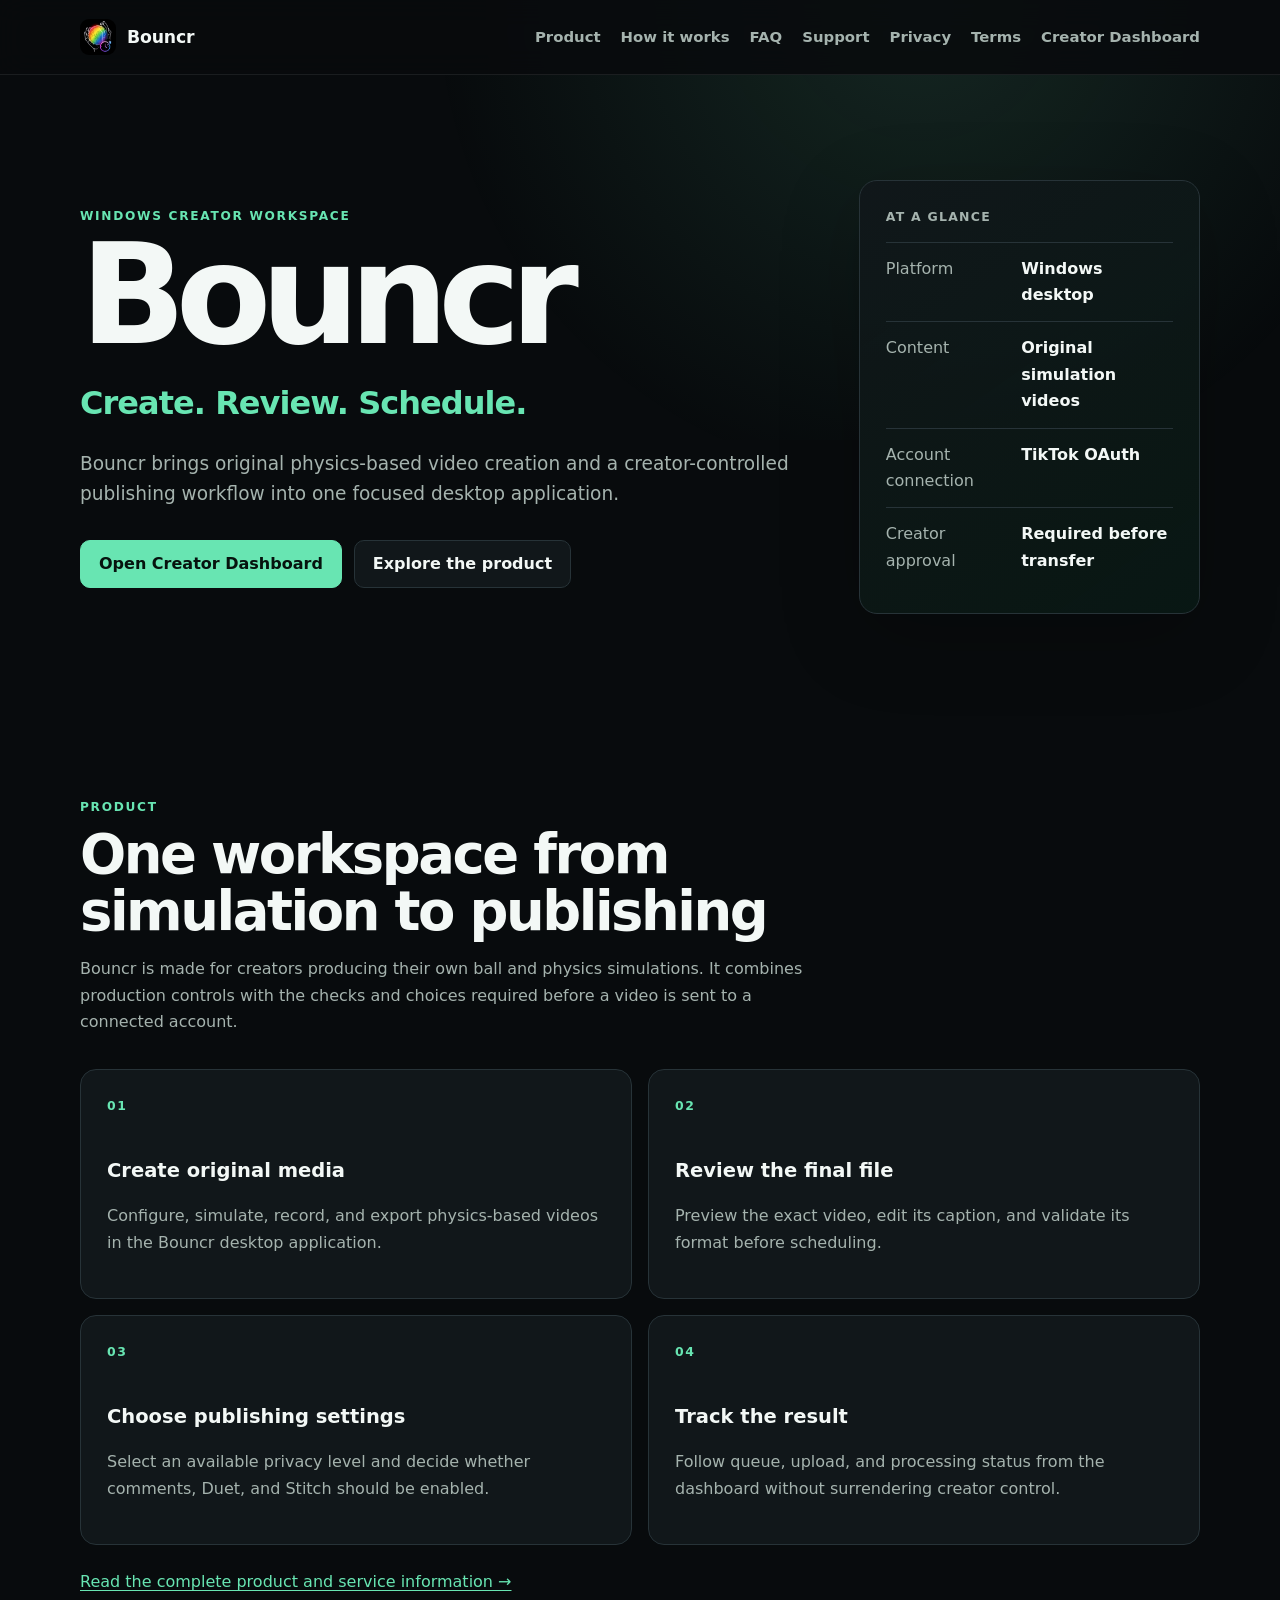
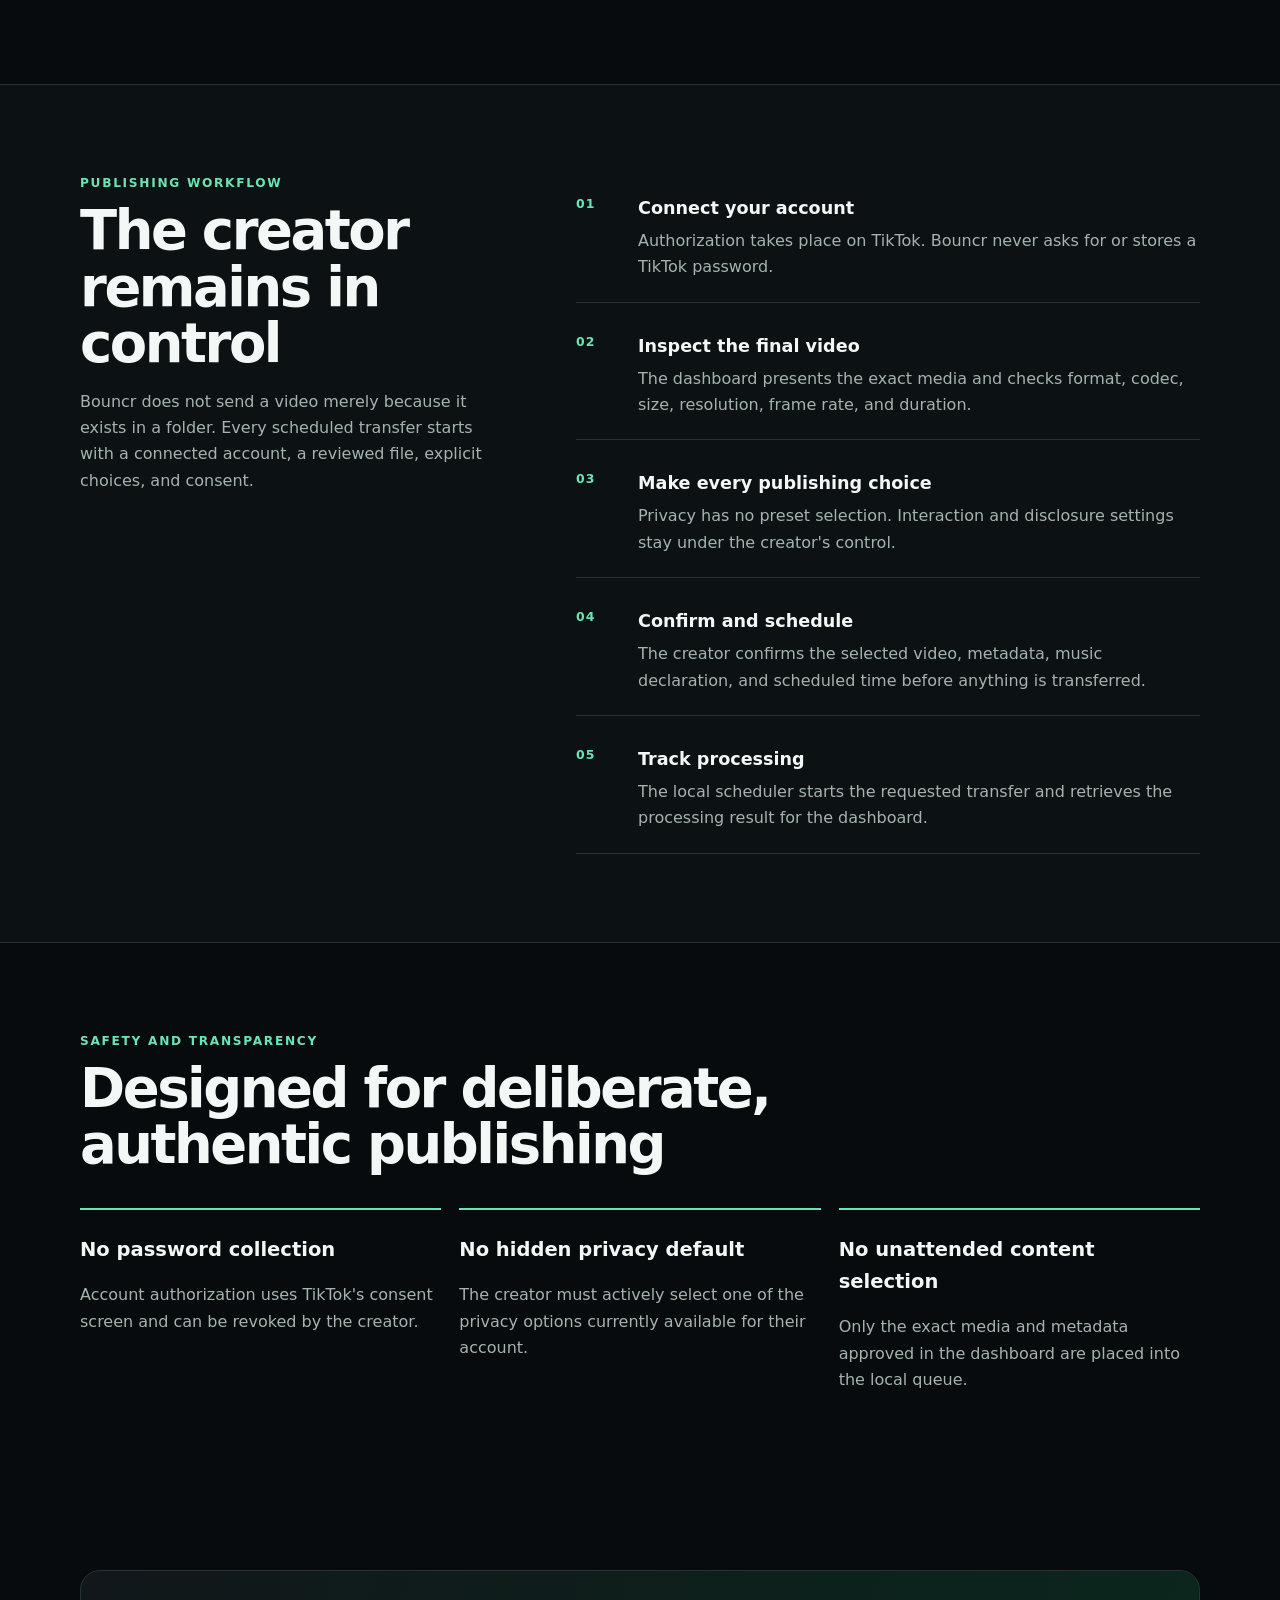
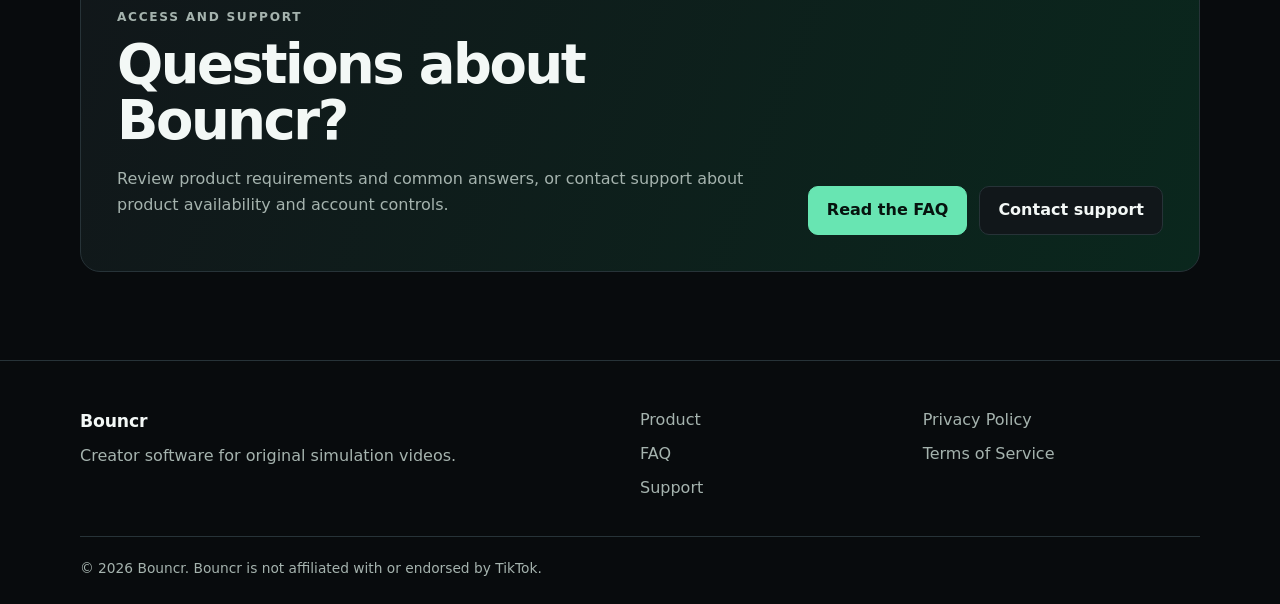
<file: index.html>
<!doctype html>
<html lang="en">
<head>
  <meta charset="utf-8">
  <meta name="viewport" content="width=device-width, initial-scale=1">
  <meta name="description" content="Bouncr is a Windows creator workspace for creating, reviewing, scheduling, and publishing original simulation videos.">
  <link rel="canonical" href="https://bouncr.store/">
  <meta property="og:type" content="website">
  <meta property="og:site_name" content="Bouncr">
  <meta property="og:title" content="Bouncr">
  <meta property="og:description" content="Create, review, schedule, and publish original simulation videos from one creator-controlled workspace.">
  <meta property="og:url" content="https://bouncr.store/">
  <meta property="og:image" content="https://bouncr.store/og.png">
  <meta name="twitter:card" content="summary_large_image">
  <meta name="twitter:title" content="Bouncr">
  <meta name="twitter:description" content="Create, review, schedule, and publish original simulation videos from one creator-controlled workspace.">
  <meta name="twitter:image" content="https://bouncr.store/og.png">
  <title>Bouncr</title>
  <link rel="icon" type="image/png" href="app-icon.png">
  <link rel="stylesheet" href="site.css">
</head>
<body>
  <header>
    <nav class="wrap" aria-label="Primary navigation">
      <a class="brand" href="index.html"><img src="app-icon.png" width="36" height="36" alt="">Bouncr</a>
      <div class="links"><a href="product.html">Product</a><a href="#workflow">How it works</a><a href="faq.html">FAQ</a><a href="support.html">Support</a><a href="privacy.html">Privacy</a><a href="terms.html">Terms</a><a href="https://app.bouncr.store/">Creator Dashboard</a></div>
    </nav>
  </header>
  <main>
    <section class="hero wrap">
      <div class="hero-copy">
        <p class="eyebrow">Windows creator workspace</p>
        <h1>Bouncr</h1>
        <p class="hero-tagline">Create. Review. Schedule.</p>
        <p class="lead">Bouncr brings original physics-based video creation and a creator-controlled publishing workflow into one focused desktop application.</p>
        <div class="actions"><a class="button primary" href="https://app.bouncr.store/">Open Creator Dashboard</a><a class="button" href="product.html">Explore the product</a></div>
      </div>
      <aside class="product-summary" aria-label="Bouncr at a glance">
        <p class="summary-label">At a glance</p>
        <dl>
          <div><dt>Platform</dt><dd>Windows desktop</dd></div>
          <div><dt>Content</dt><dd>Original simulation videos</dd></div>
          <div><dt>Account connection</dt><dd>TikTok OAuth</dd></div>
          <div><dt>Creator approval</dt><dd>Required before transfer</dd></div>
        </dl>
      </aside>
    </section>

    <section class="section wrap" aria-labelledby="product-heading">
      <div class="section-heading">
        <p class="eyebrow">Product</p>
        <h2 id="product-heading">One workspace from simulation to publishing</h2>
        <p>Bouncr is made for creators producing their own ball and physics simulations. It combines production controls with the checks and choices required before a video is sent to a connected account.</p>
      </div>
      <div class="feature-grid">
        <article class="card"><span class="number">01</span><h3>Create original media</h3><p>Configure, simulate, record, and export physics-based videos in the Bouncr desktop application.</p></article>
        <article class="card"><span class="number">02</span><h3>Review the final file</h3><p>Preview the exact video, edit its caption, and validate its format before scheduling.</p></article>
        <article class="card"><span class="number">03</span><h3>Choose publishing settings</h3><p>Select an available privacy level and decide whether comments, Duet, and Stitch should be enabled.</p></article>
        <article class="card"><span class="number">04</span><h3>Track the result</h3><p>Follow queue, upload, and processing status from the dashboard without surrendering creator control.</p></article>
      </div>
      <p class="section-link"><a href="product.html">Read the complete product and service information →</a></p>
    </section>

    <section id="workflow" class="section section-alt">
      <div class="wrap split">
        <div class="section-heading sticky-heading">
          <p class="eyebrow">Publishing workflow</p>
          <h2>The creator remains in control</h2>
          <p>Bouncr does not send a video merely because it exists in a folder. Every scheduled transfer starts with a connected account, a reviewed file, explicit choices, and consent.</p>
        </div>
        <ol class="steps">
          <li><div><strong>Connect your account</strong><p>Authorization takes place on TikTok. Bouncr never asks for or stores a TikTok password.</p></div></li>
          <li><div><strong>Inspect the final video</strong><p>The dashboard presents the exact media and checks format, codec, size, resolution, frame rate, and duration.</p></div></li>
          <li><div><strong>Make every publishing choice</strong><p>Privacy has no preset selection. Interaction and disclosure settings stay under the creator's control.</p></div></li>
          <li><div><strong>Confirm and schedule</strong><p>The creator confirms the selected video, metadata, music declaration, and scheduled time before anything is transferred.</p></div></li>
          <li><div><strong>Track processing</strong><p>The local scheduler starts the requested transfer and retrieves the processing result for the dashboard.</p></div></li>
        </ol>
      </div>
    </section>

    <section class="section wrap" aria-labelledby="safety-heading">
      <div class="section-heading">
        <p class="eyebrow">Safety and transparency</p>
        <h2 id="safety-heading">Designed for deliberate, authentic publishing</h2>
      </div>
      <div class="grid three">
        <article class="plain-card"><h3>No password collection</h3><p>Account authorization uses TikTok's consent screen and can be revoked by the creator.</p></article>
        <article class="plain-card"><h3>No hidden privacy default</h3><p>The creator must actively select one of the privacy options currently available for their account.</p></article>
        <article class="plain-card"><h3>No unattended content selection</h3><p>Only the exact media and metadata approved in the dashboard are placed into the local queue.</p></article>
      </div>
    </section>

    <section class="section wrap">
      <div class="access-panel">
        <div><p class="eyebrow">Access and support</p><h2>Questions about Bouncr?</h2><p>Review product requirements and common answers, or contact support about product availability and account controls.</p></div>
        <div class="actions"><a class="button primary" href="faq.html">Read the FAQ</a><a class="button" href="support.html">Contact support</a></div>
      </div>
    </section>
  </main>
  <footer>
    <div class="wrap footer-grid">
      <div><a class="brand footer-brand" href="index.html">Bouncr</a><p>Creator software for original simulation videos.</p></div>
      <div class="footer-links"><a href="product.html">Product</a><a href="faq.html">FAQ</a><a href="support.html">Support</a></div>
      <div class="footer-links"><a href="privacy.html">Privacy Policy</a><a href="terms.html">Terms of Service</a></div>
    </div>
    <div class="wrap footer-bottom">© 2026 Bouncr. Bouncr is not affiliated with or endorsed by TikTok.</div>
  </footer>
</body>
</html>
</file>
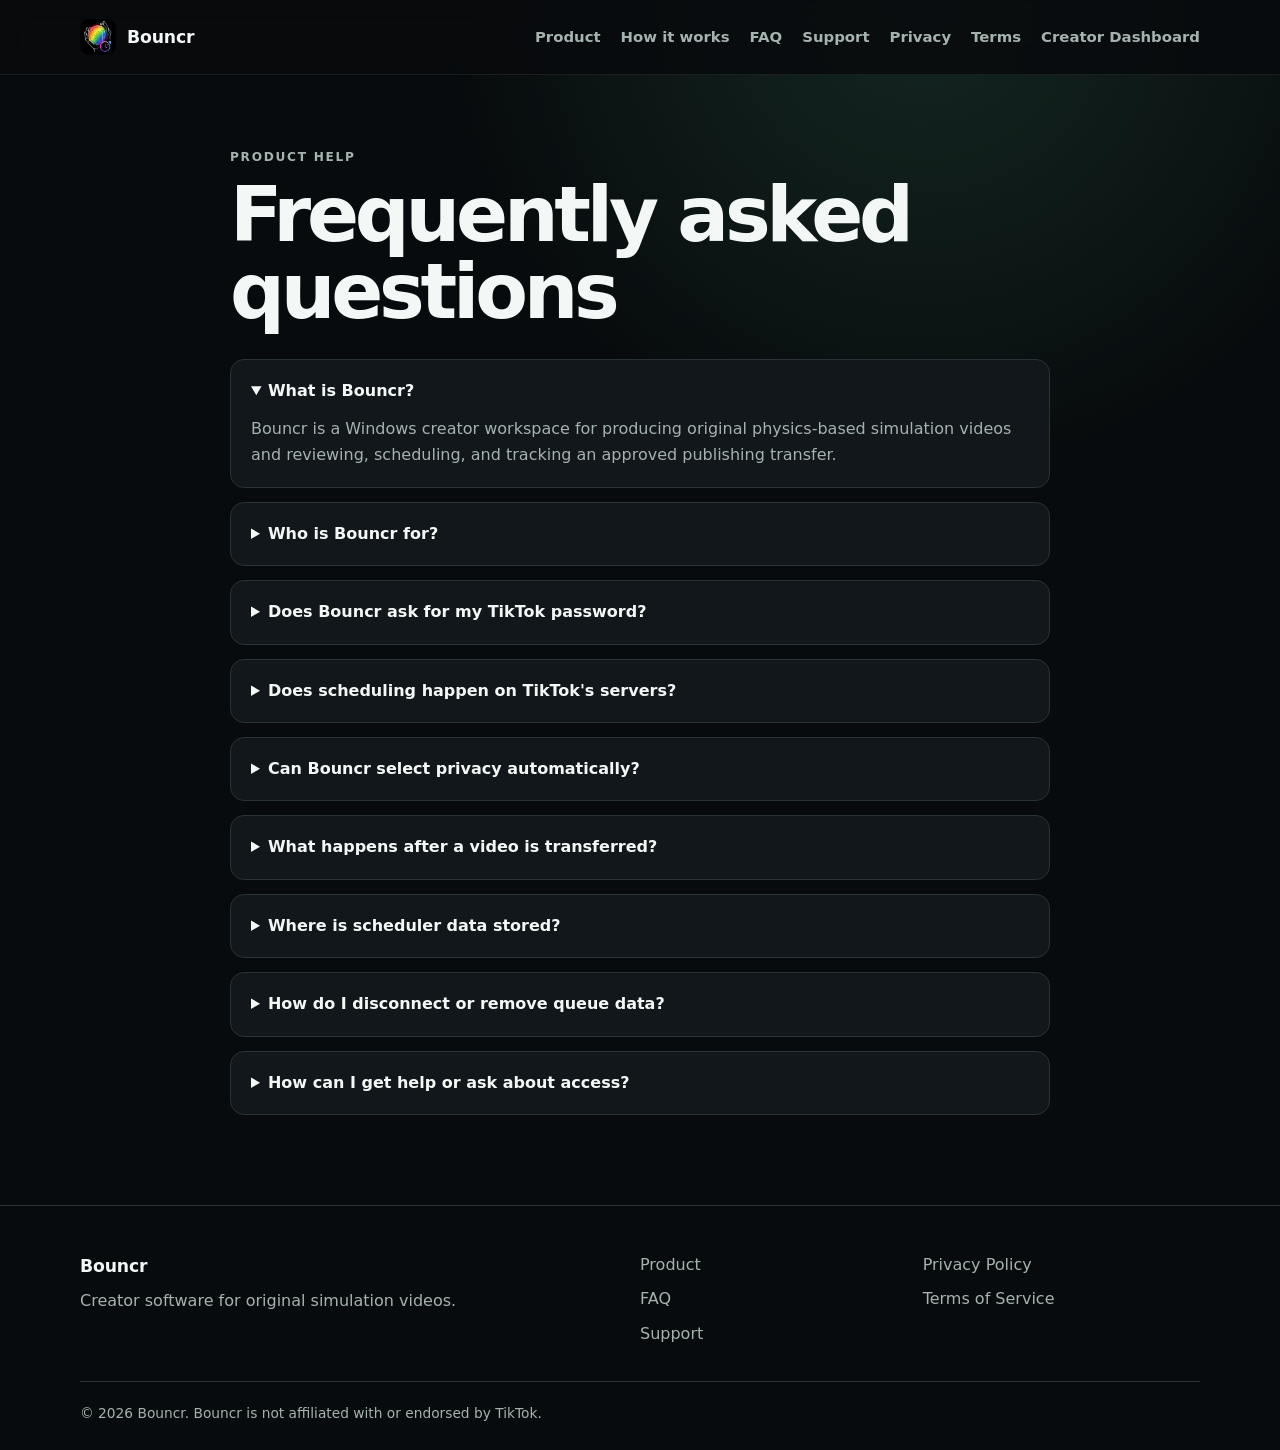
<file: faq.html>
<!doctype html>
<html lang="en">
<head>
  <meta charset="utf-8">
  <meta name="viewport" content="width=device-width, initial-scale=1">
  <meta name="description" content="Frequently asked questions about Bouncr, account connection, scheduling, publishing, and local data.">
  <link rel="canonical" href="https://bouncr.store/faq.html">
  <title>Bouncr</title>
  <link rel="icon" type="image/png" href="app-icon.png">
  <link rel="stylesheet" href="site.css">
</head>
<body>
  <header><nav class="wrap" aria-label="Primary navigation"><a class="brand" href="index.html"><img src="app-icon.png" width="36" height="36" alt="">Bouncr</a><div class="links"><a href="product.html">Product</a><a href="index.html#workflow">How it works</a><a href="faq.html" aria-current="page">FAQ</a><a href="support.html">Support</a><a href="privacy.html">Privacy</a><a href="terms.html">Terms</a><a href="https://app.bouncr.store/">Creator Dashboard</a></div></nav></header>
  <main class="wrap legal">
    <p class="eyebrow">Product help</p>
    <h1>Frequently asked questions</h1>
    <div class="faq-list">
      <details open><summary>What is Bouncr?</summary><p>Bouncr is a Windows creator workspace for producing original physics-based simulation videos and reviewing, scheduling, and tracking an approved publishing transfer.</p></details>
      <details><summary>Who is Bouncr for?</summary><p>Bouncr is intended for creators publishing original media they are authorized to use. It is not intended for copied content, spam, inauthentic activity, or accounts the user does not control.</p></details>
      <details><summary>Does Bouncr ask for my TikTok password?</summary><p>No. Account sign-in and consent take place on TikTok's authorization page. Bouncr receives only the authorization and permissions the creator grants.</p></details>
      <details><summary>Does scheduling happen on TikTok's servers?</summary><p>No. The Bouncr desktop scheduler waits locally and starts the requested transfer at the selected time. The computer, application, and network connection must therefore remain available.</p></details>
      <details><summary>Can Bouncr select privacy automatically?</summary><p>No. The creator must manually choose one of the privacy options currently available for their account before a job can be scheduled.</p></details>
      <details><summary>What happens after a video is transferred?</summary><p>Bouncr displays the available upload and processing status. TikTok controls processing, moderation, and final availability. Inbox uploads must be completed by the creator inside TikTok.</p></details>
      <details><summary>Where is scheduler data stored?</summary><p>The desktop application stores connected-account and scheduling data locally on the user's device. See the <a href="privacy.html">Privacy Policy</a> for the complete description.</p></details>
      <details><summary>How do I disconnect or remove queue data?</summary><p>Use Disconnect in the Creator Dashboard to revoke account access and remove locally stored tokens. Queued jobs can be cancelled, and completed, failed, or cancelled records can be deleted.</p></details>
      <details><summary>How can I get help or ask about access?</summary><p>Use the contact route on the <a href="support.html">Support page</a>. Never include passwords, access tokens, or other confidential information in a public request.</p></details>
    </div>
  </main>
  <footer><div class="wrap footer-grid"><div><a class="brand footer-brand" href="index.html">Bouncr</a><p>Creator software for original simulation videos.</p></div><div class="footer-links"><a href="product.html">Product</a><a href="faq.html">FAQ</a><a href="support.html">Support</a></div><div class="footer-links"><a href="privacy.html">Privacy Policy</a><a href="terms.html">Terms of Service</a></div></div><div class="wrap footer-bottom">© 2026 Bouncr. Bouncr is not affiliated with or endorsed by TikTok.</div></footer>
</body>
</html>
</file>
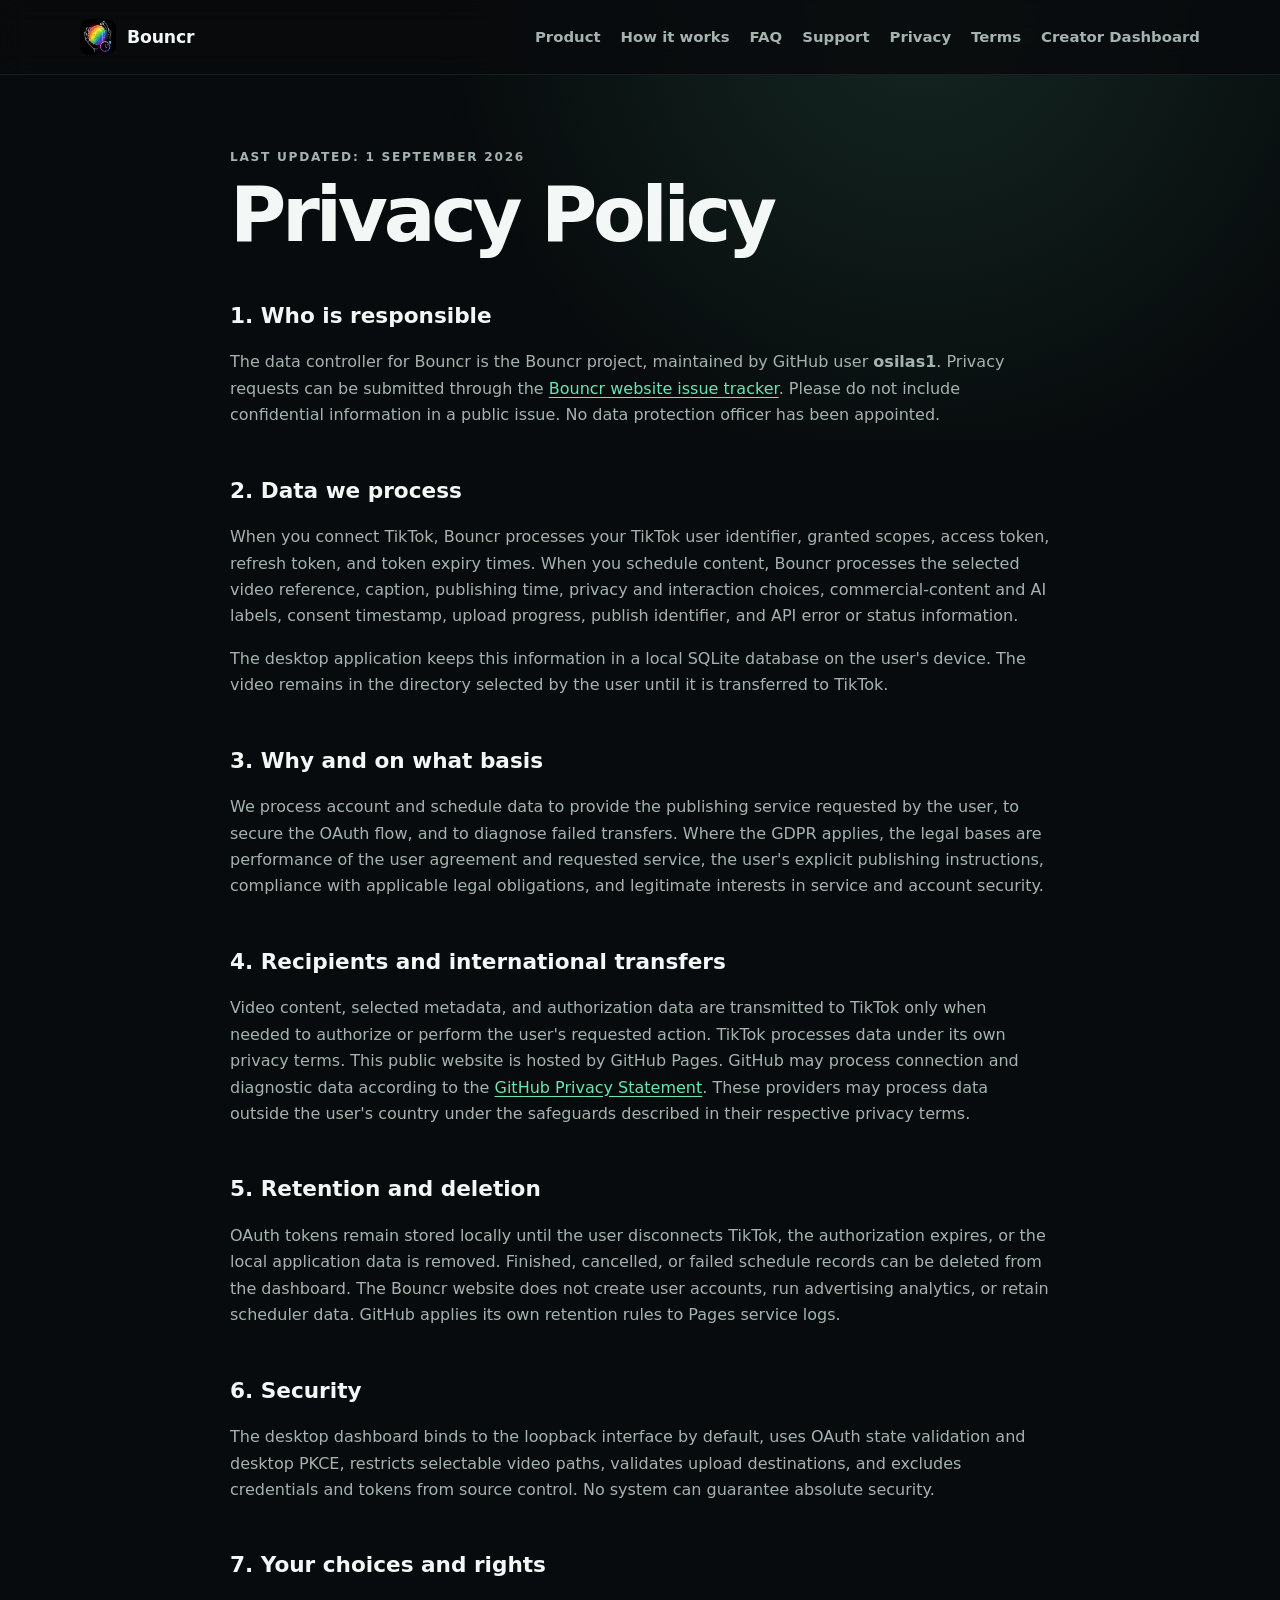
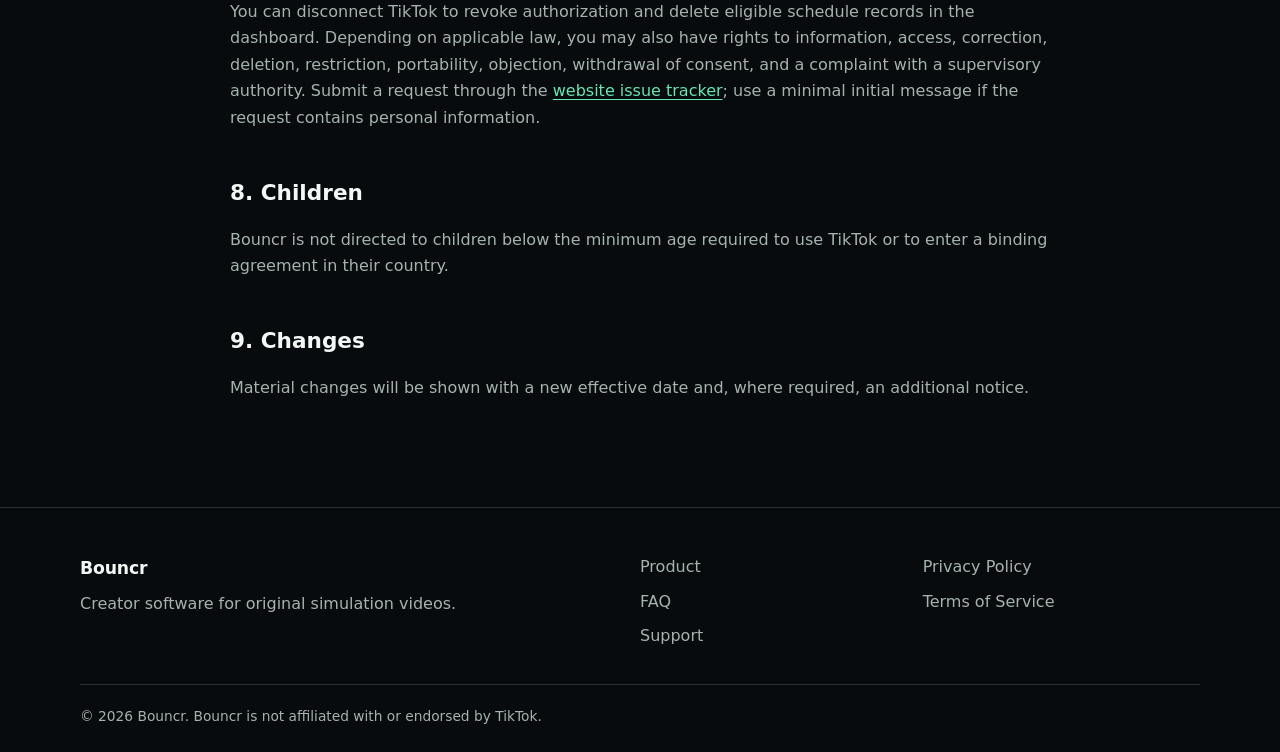
<file: privacy.html>
<!doctype html>
<html lang="en">
<head>
  <meta charset="utf-8">
  <meta name="viewport" content="width=device-width, initial-scale=1">
  <meta name="description" content="Bouncr Privacy Policy covering account authorization, schedule data, local storage, sharing, retention, and user controls.">
  <link rel="canonical" href="https://bouncr.store/privacy.html">
  <title>Bouncr</title>
  <link rel="icon" type="image/png" href="app-icon.png">
  <link rel="stylesheet" href="site.css">
</head>
<body>
  <header><nav class="wrap" aria-label="Primary navigation"><a class="brand" href="index.html"><img src="app-icon.png" width="36" height="36" alt="">Bouncr</a><div class="links"><a href="product.html">Product</a><a href="index.html#workflow">How it works</a><a href="faq.html">FAQ</a><a href="support.html">Support</a><a href="privacy.html" aria-current="page">Privacy</a><a href="terms.html">Terms</a><a href="https://app.bouncr.store/">Creator Dashboard</a></div></nav></header>
  <main class="wrap legal">
    <p class="eyebrow">Last updated: 1 September 2026</p>
    <h1>Privacy Policy</h1>
    <h2>1. Who is responsible</h2>
    <p>The data controller for Bouncr is the Bouncr project, maintained by GitHub user <strong>osilas1</strong>. Privacy requests can be submitted through the <a href="https://github.com/osilas1/bouncr-site/issues">Bouncr website issue tracker</a>. Please do not include confidential information in a public issue. No data protection officer has been appointed.</p>

    <h2>2. Data we process</h2>
    <p>When you connect TikTok, Bouncr processes your TikTok user identifier, granted scopes, access token, refresh token, and token expiry times. When you schedule content, Bouncr processes the selected video reference, caption, publishing time, privacy and interaction choices, commercial-content and AI labels, consent timestamp, upload progress, publish identifier, and API error or status information.</p>
    <p>The desktop application keeps this information in a local SQLite database on the user's device. The video remains in the directory selected by the user until it is transferred to TikTok.</p>

    <h2>3. Why and on what basis</h2>
    <p>We process account and schedule data to provide the publishing service requested by the user, to secure the OAuth flow, and to diagnose failed transfers. Where the GDPR applies, the legal bases are performance of the user agreement and requested service, the user's explicit publishing instructions, compliance with applicable legal obligations, and legitimate interests in service and account security.</p>

    <h2>4. Recipients and international transfers</h2>
    <p>Video content, selected metadata, and authorization data are transmitted to TikTok only when needed to authorize or perform the user's requested action. TikTok processes data under its own privacy terms. This public website is hosted by GitHub Pages. GitHub may process connection and diagnostic data according to the <a href="https://docs.github.com/en/site-policy/privacy-policies/github-general-privacy-statement">GitHub Privacy Statement</a>. These providers may process data outside the user's country under the safeguards described in their respective privacy terms.</p>

    <h2>5. Retention and deletion</h2>
    <p>OAuth tokens remain stored locally until the user disconnects TikTok, the authorization expires, or the local application data is removed. Finished, cancelled, or failed schedule records can be deleted from the dashboard. The Bouncr website does not create user accounts, run advertising analytics, or retain scheduler data. GitHub applies its own retention rules to Pages service logs.</p>

    <h2>6. Security</h2>
    <p>The desktop dashboard binds to the loopback interface by default, uses OAuth state validation and desktop PKCE, restricts selectable video paths, validates upload destinations, and excludes credentials and tokens from source control. No system can guarantee absolute security.</p>

    <h2>7. Your choices and rights</h2>
    <p>You can disconnect TikTok to revoke authorization and delete eligible schedule records in the dashboard. Depending on applicable law, you may also have rights to information, access, correction, deletion, restriction, portability, objection, withdrawal of consent, and a complaint with a supervisory authority. Submit a request through the <a href="https://github.com/osilas1/bouncr-site/issues">website issue tracker</a>; use a minimal initial message if the request contains personal information.</p>

    <h2>8. Children</h2>
    <p>Bouncr is not directed to children below the minimum age required to use TikTok or to enter a binding agreement in their country.</p>

    <h2>9. Changes</h2>
    <p>Material changes will be shown with a new effective date and, where required, an additional notice.</p>
  </main>
  <footer><div class="wrap footer-grid"><div><a class="brand footer-brand" href="index.html">Bouncr</a><p>Creator software for original simulation videos.</p></div><div class="footer-links"><a href="product.html">Product</a><a href="faq.html">FAQ</a><a href="support.html">Support</a></div><div class="footer-links"><a href="privacy.html">Privacy Policy</a><a href="terms.html">Terms of Service</a></div></div><div class="wrap footer-bottom">© 2026 Bouncr. Bouncr is not affiliated with or endorsed by TikTok.</div></footer>
</body>
</html>
</file>
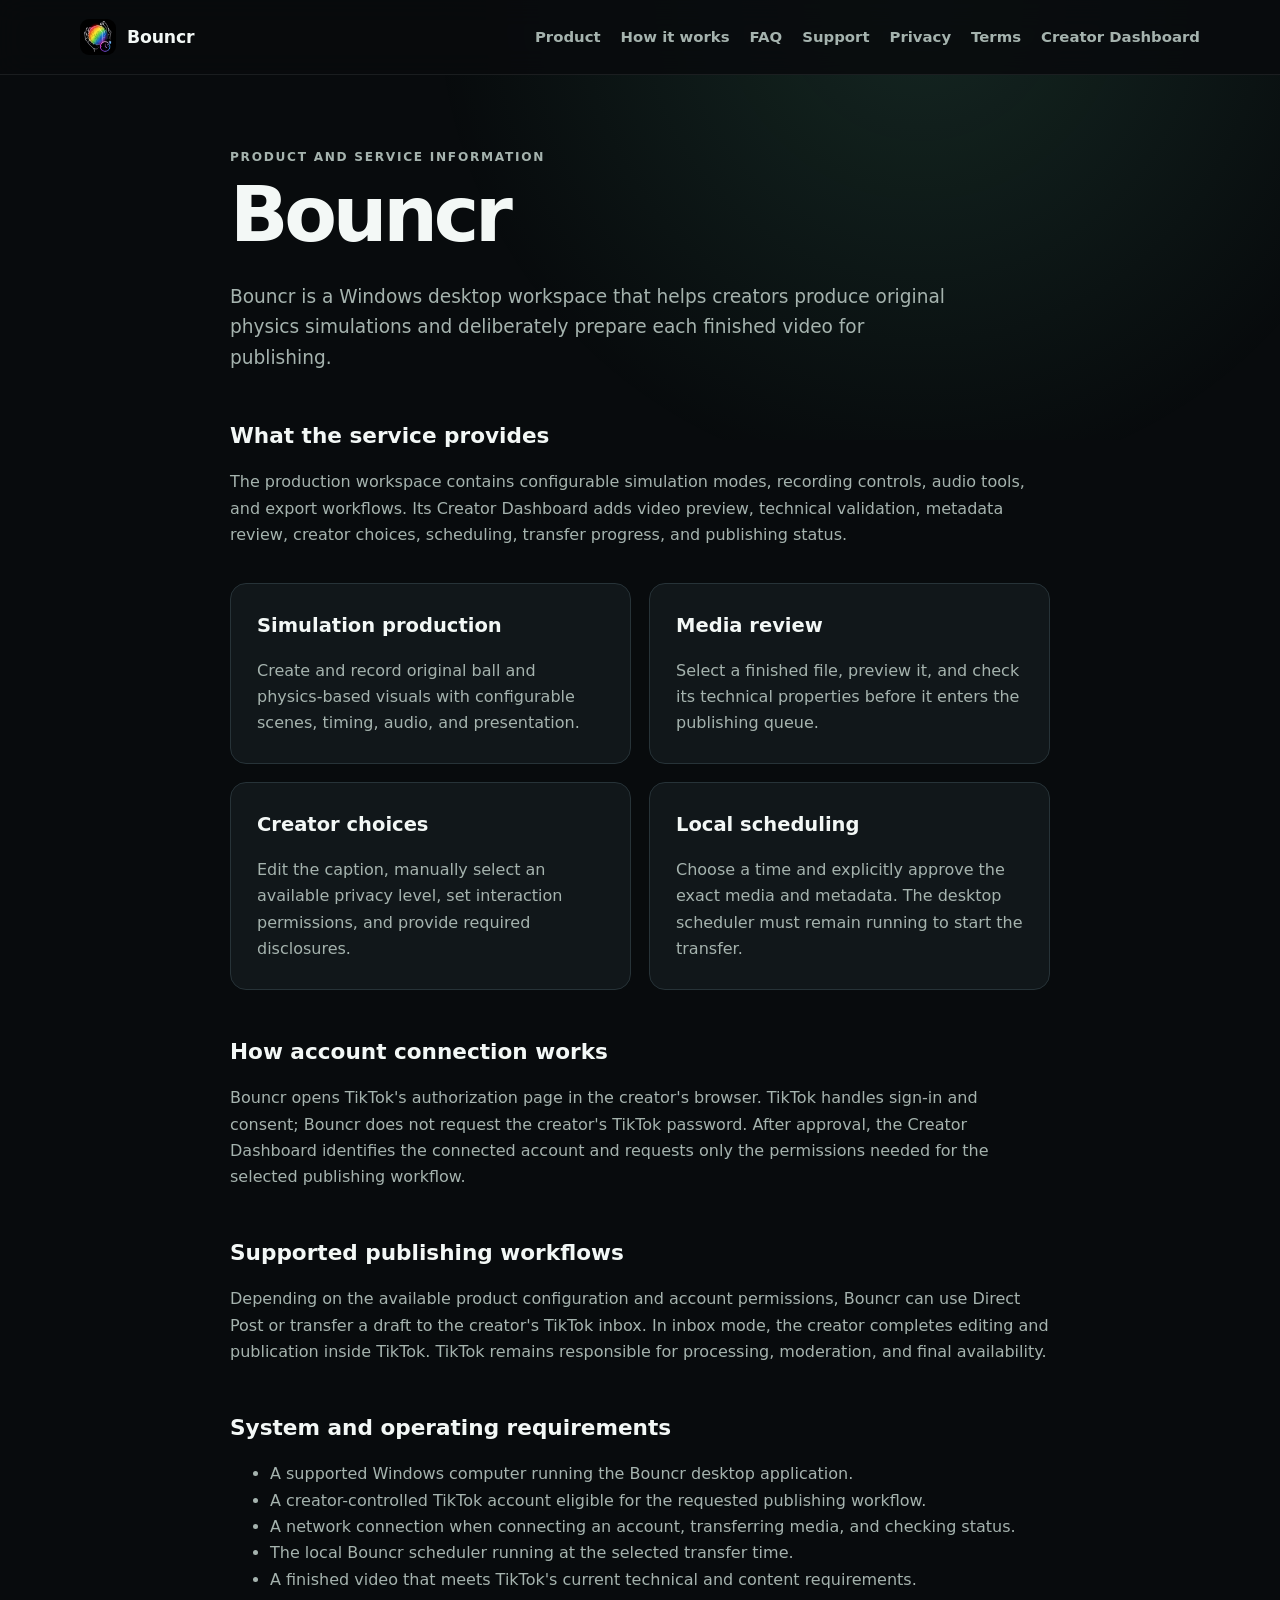
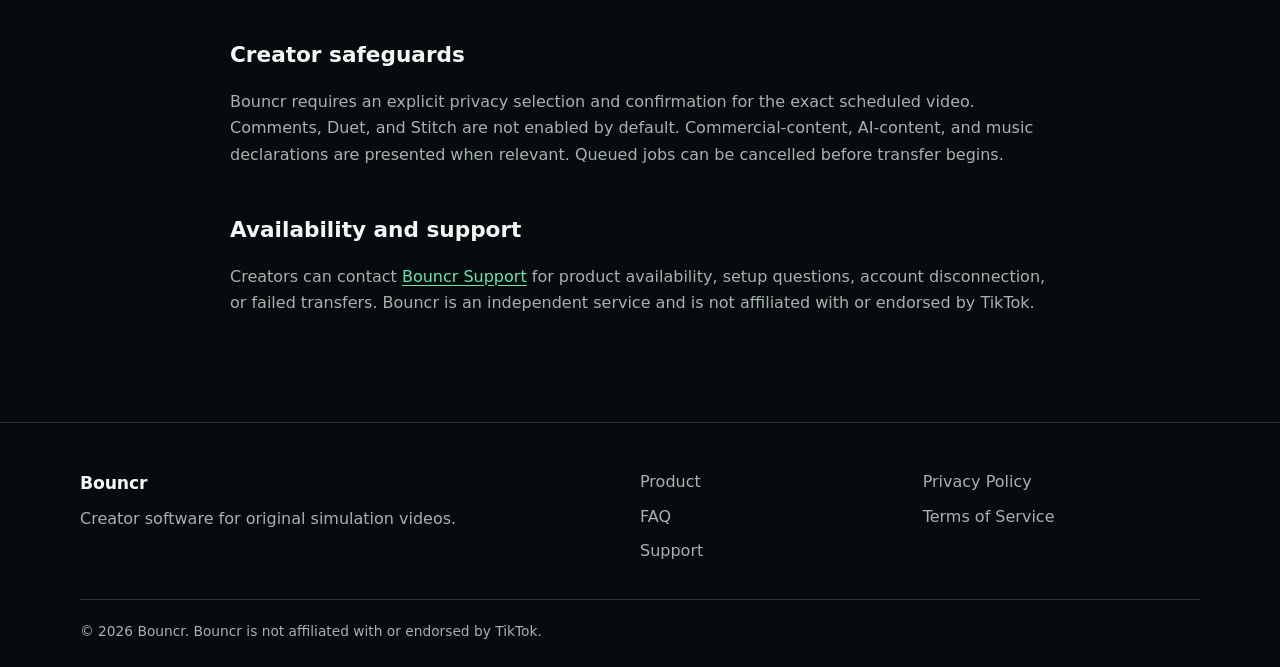
<file: product.html>
<!doctype html>
<html lang="en">
<head>
  <meta charset="utf-8">
  <meta name="viewport" content="width=device-width, initial-scale=1">
  <meta name="description" content="Product and service information for Bouncr, a Windows creator workspace for original simulation videos.">
  <link rel="canonical" href="https://bouncr.store/product.html">
  <title>Bouncr</title>
  <link rel="icon" type="image/png" href="app-icon.png">
  <link rel="stylesheet" href="site.css">
</head>
<body>
  <header><nav class="wrap" aria-label="Primary navigation"><a class="brand" href="index.html"><img src="app-icon.png" width="36" height="36" alt="">Bouncr</a><div class="links"><a href="product.html" aria-current="page">Product</a><a href="index.html#workflow">How it works</a><a href="faq.html">FAQ</a><a href="support.html">Support</a><a href="privacy.html">Privacy</a><a href="terms.html">Terms</a><a href="https://app.bouncr.store/">Creator Dashboard</a></div></nav></header>
  <main class="wrap legal">
    <p class="eyebrow">Product and service information</p>
    <h1>Bouncr</h1>
    <p class="lead">Bouncr is a Windows desktop workspace that helps creators produce original physics simulations and deliberately prepare each finished video for publishing.</p>

    <h2>What the service provides</h2>
    <p>The production workspace contains configurable simulation modes, recording controls, audio tools, and export workflows. Its Creator Dashboard adds video preview, technical validation, metadata review, creator choices, scheduling, transfer progress, and publishing status.</p>
    <div class="content-grid">
      <article class="card"><h3>Simulation production</h3><p>Create and record original ball and physics-based visuals with configurable scenes, timing, audio, and presentation.</p></article>
      <article class="card"><h3>Media review</h3><p>Select a finished file, preview it, and check its technical properties before it enters the publishing queue.</p></article>
      <article class="card"><h3>Creator choices</h3><p>Edit the caption, manually select an available privacy level, set interaction permissions, and provide required disclosures.</p></article>
      <article class="card"><h3>Local scheduling</h3><p>Choose a time and explicitly approve the exact media and metadata. The desktop scheduler must remain running to start the transfer.</p></article>
    </div>

    <h2>How account connection works</h2>
    <p>Bouncr opens TikTok's authorization page in the creator's browser. TikTok handles sign-in and consent; Bouncr does not request the creator's TikTok password. After approval, the Creator Dashboard identifies the connected account and requests only the permissions needed for the selected publishing workflow.</p>

    <h2>Supported publishing workflows</h2>
    <p>Depending on the available product configuration and account permissions, Bouncr can use Direct Post or transfer a draft to the creator's TikTok inbox. In inbox mode, the creator completes editing and publication inside TikTok. TikTok remains responsible for processing, moderation, and final availability.</p>

    <h2>System and operating requirements</h2>
    <ul>
      <li>A supported Windows computer running the Bouncr desktop application.</li>
      <li>A creator-controlled TikTok account eligible for the requested publishing workflow.</li>
      <li>A network connection when connecting an account, transferring media, and checking status.</li>
      <li>The local Bouncr scheduler running at the selected transfer time.</li>
      <li>A finished video that meets TikTok's current technical and content requirements.</li>
    </ul>

    <h2>Creator safeguards</h2>
    <p>Bouncr requires an explicit privacy selection and confirmation for the exact scheduled video. Comments, Duet, and Stitch are not enabled by default. Commercial-content, AI-content, and music declarations are presented when relevant. Queued jobs can be cancelled before transfer begins.</p>

    <h2>Availability and support</h2>
    <p>Creators can contact <a href="support.html">Bouncr Support</a> for product availability, setup questions, account disconnection, or failed transfers. Bouncr is an independent service and is not affiliated with or endorsed by TikTok.</p>
  </main>
  <footer><div class="wrap footer-grid"><div><a class="brand footer-brand" href="index.html">Bouncr</a><p>Creator software for original simulation videos.</p></div><div class="footer-links"><a href="product.html">Product</a><a href="faq.html">FAQ</a><a href="support.html">Support</a></div><div class="footer-links"><a href="privacy.html">Privacy Policy</a><a href="terms.html">Terms of Service</a></div></div><div class="wrap footer-bottom">© 2026 Bouncr. Bouncr is not affiliated with or endorsed by TikTok.</div></footer>
</body>
</html>
</file>
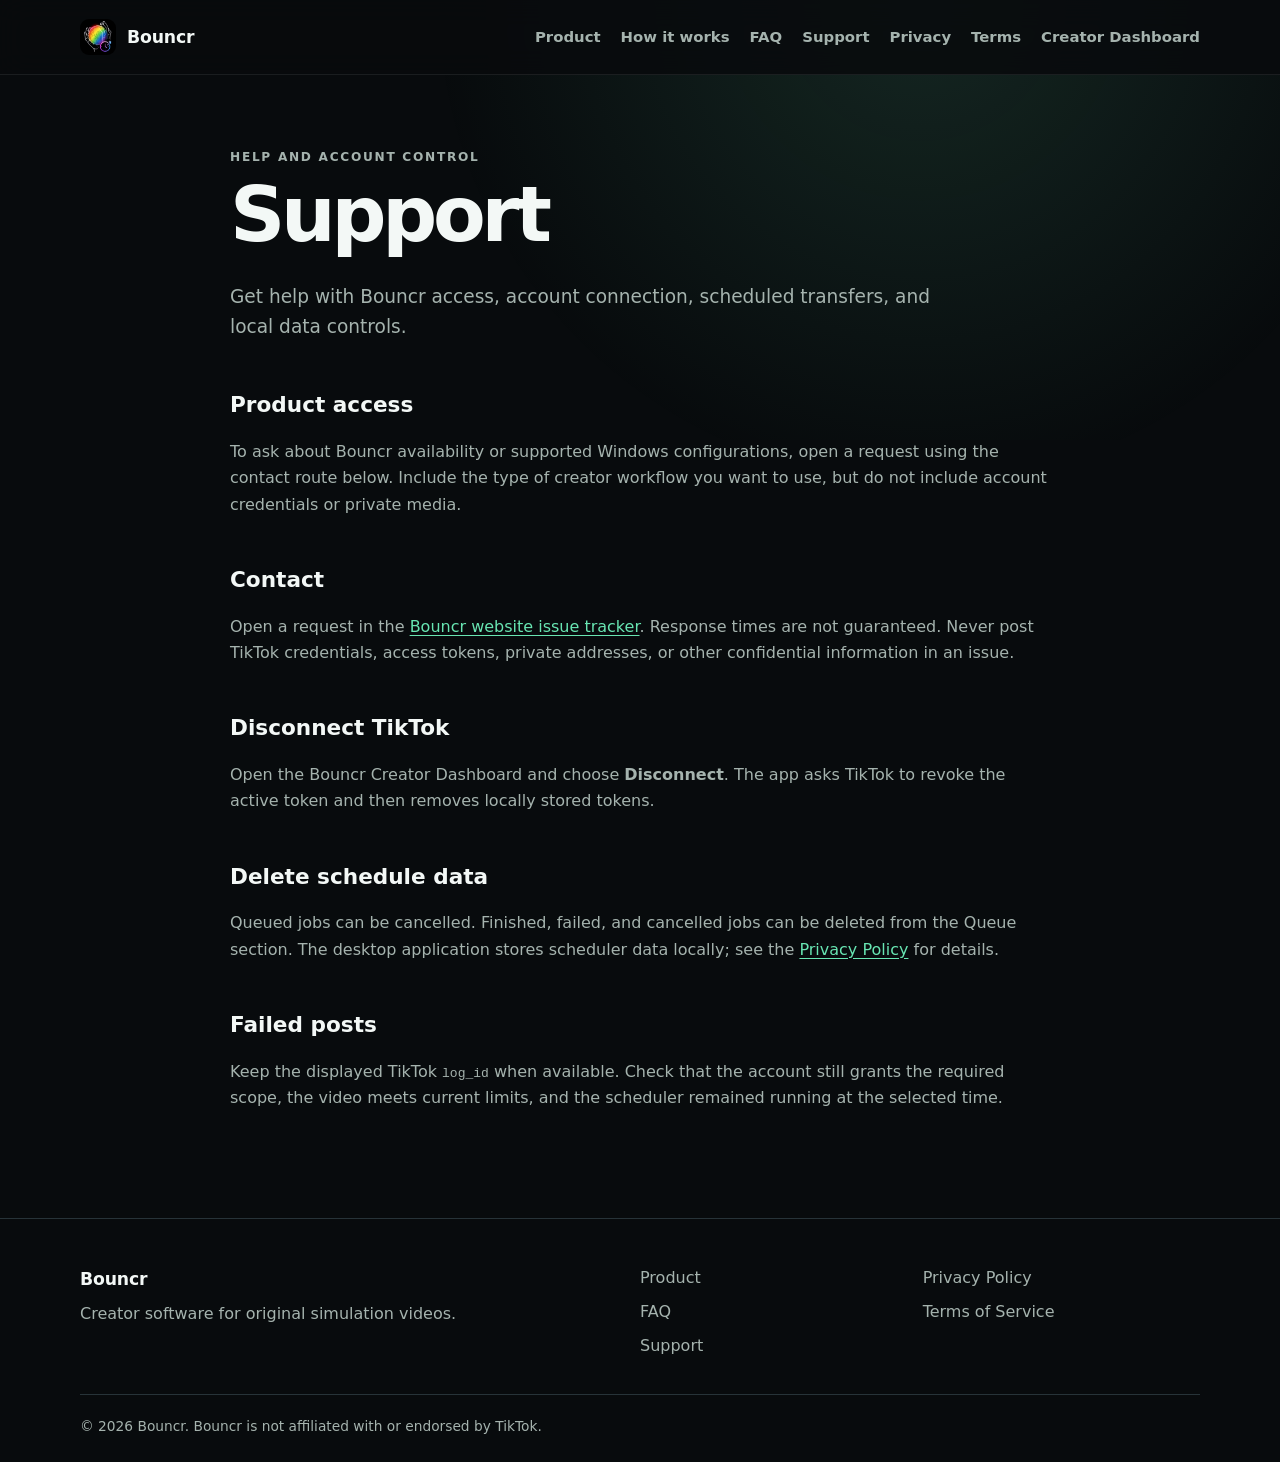
<file: support.html>
<!doctype html>
<html lang="en">
<head>
  <meta charset="utf-8">
  <meta name="viewport" content="width=device-width, initial-scale=1">
  <meta name="description" content="Bouncr support for product access, account connection, scheduling, data controls, and failed transfers.">
  <link rel="canonical" href="https://bouncr.store/support.html">
  <title>Bouncr</title>
  <link rel="icon" type="image/png" href="app-icon.png">
  <link rel="stylesheet" href="site.css">
</head>
<body>
  <header><nav class="wrap" aria-label="Primary navigation"><a class="brand" href="index.html"><img src="app-icon.png" width="36" height="36" alt="">Bouncr</a><div class="links"><a href="product.html">Product</a><a href="index.html#workflow">How it works</a><a href="faq.html">FAQ</a><a href="support.html" aria-current="page">Support</a><a href="privacy.html">Privacy</a><a href="terms.html">Terms</a><a href="https://app.bouncr.store/">Creator Dashboard</a></div></nav></header>
  <main class="wrap legal">
    <p class="eyebrow">Help and account control</p>
    <h1>Support</h1>
    <p class="lead">Get help with Bouncr access, account connection, scheduled transfers, and local data controls.</p>
    <h2>Product access</h2>
    <p>To ask about Bouncr availability or supported Windows configurations, open a request using the contact route below. Include the type of creator workflow you want to use, but do not include account credentials or private media.</p>
    <h2>Contact</h2>
    <p>Open a request in the <a href="https://github.com/osilas1/bouncr-site/issues">Bouncr website issue tracker</a>. Response times are not guaranteed. Never post TikTok credentials, access tokens, private addresses, or other confidential information in an issue.</p>
    <h2>Disconnect TikTok</h2>
    <p>Open the Bouncr Creator Dashboard and choose <strong>Disconnect</strong>. The app asks TikTok to revoke the active token and then removes locally stored tokens.</p>
    <h2>Delete schedule data</h2>
    <p>Queued jobs can be cancelled. Finished, failed, and cancelled jobs can be deleted from the Queue section. The desktop application stores scheduler data locally; see the <a href="privacy.html">Privacy Policy</a> for details.</p>
    <h2>Failed posts</h2>
    <p>Keep the displayed TikTok <code>log_id</code> when available. Check that the account still grants the required scope, the video meets current limits, and the scheduler remained running at the selected time.</p>
  </main>
  <footer><div class="wrap footer-grid"><div><a class="brand footer-brand" href="index.html">Bouncr</a><p>Creator software for original simulation videos.</p></div><div class="footer-links"><a href="product.html">Product</a><a href="faq.html">FAQ</a><a href="support.html">Support</a></div><div class="footer-links"><a href="privacy.html">Privacy Policy</a><a href="terms.html">Terms of Service</a></div></div><div class="wrap footer-bottom">© 2026 Bouncr. Bouncr is not affiliated with or endorsed by TikTok.</div></footer>
</body>
</html>
</file>
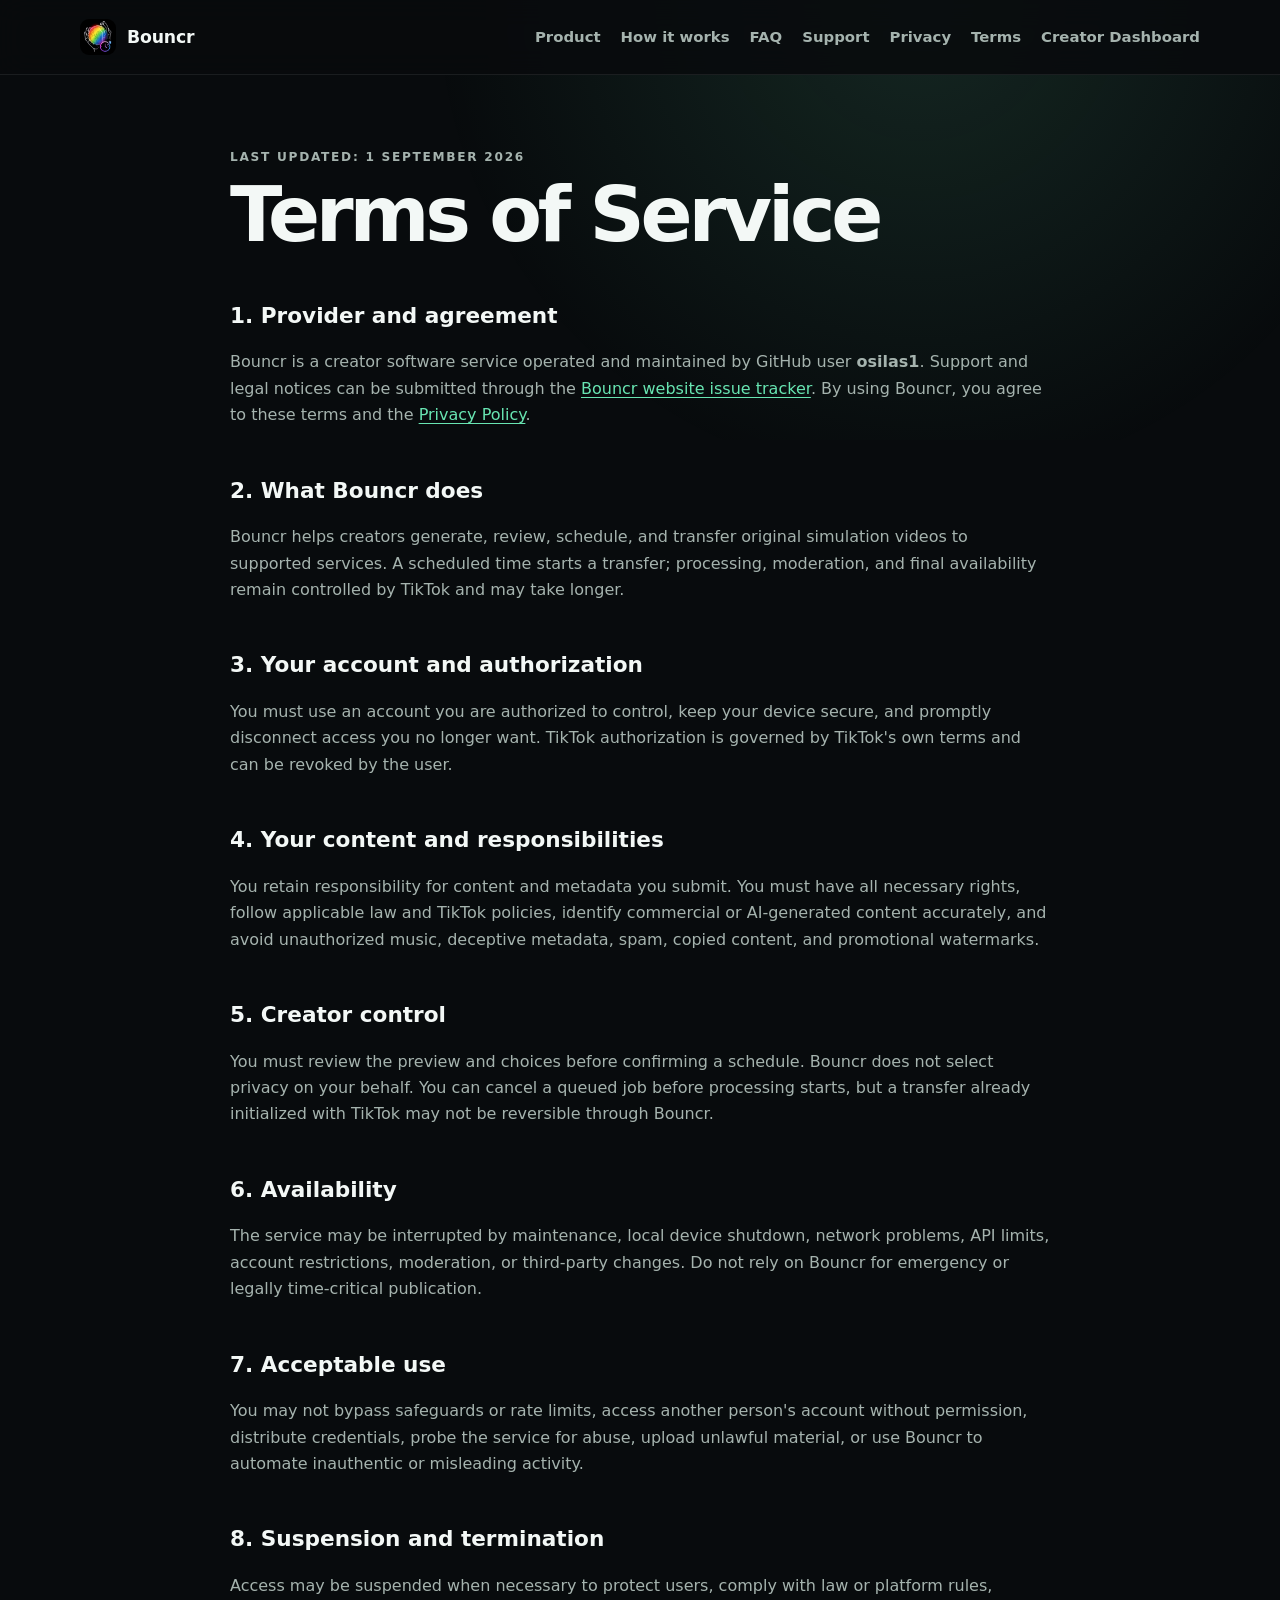
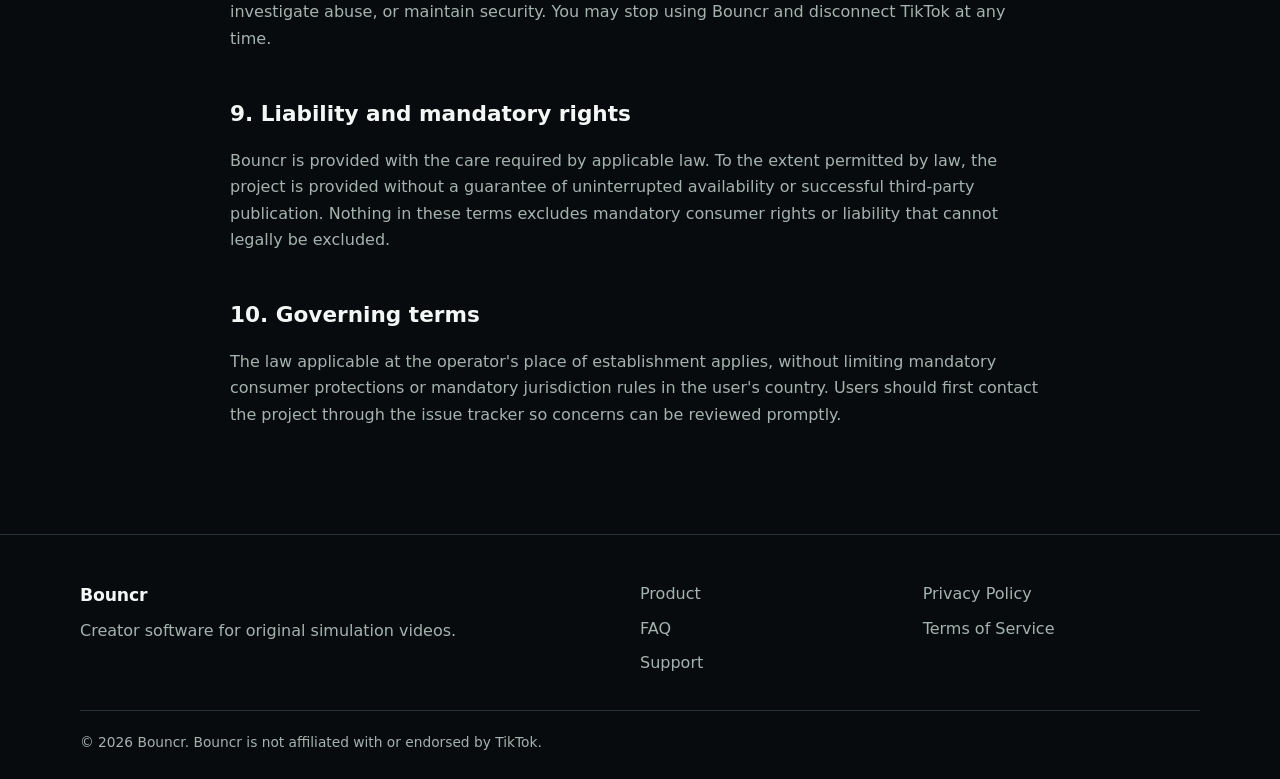
<file: terms.html>
<!doctype html>
<html lang="en">
<head>
  <meta charset="utf-8">
  <meta name="viewport" content="width=device-width, initial-scale=1">
  <meta name="description" content="Bouncr Terms of Service covering product use, creator responsibilities, account authorization, availability, and acceptable use.">
  <link rel="canonical" href="https://bouncr.store/terms.html">
  <title>Bouncr</title>
  <link rel="icon" type="image/png" href="app-icon.png">
  <link rel="stylesheet" href="site.css">
</head>
<body>
  <header><nav class="wrap" aria-label="Primary navigation"><a class="brand" href="index.html"><img src="app-icon.png" width="36" height="36" alt="">Bouncr</a><div class="links"><a href="product.html">Product</a><a href="index.html#workflow">How it works</a><a href="faq.html">FAQ</a><a href="support.html">Support</a><a href="privacy.html">Privacy</a><a href="terms.html" aria-current="page">Terms</a><a href="https://app.bouncr.store/">Creator Dashboard</a></div></nav></header>
  <main class="wrap legal">
    <p class="eyebrow">Last updated: 1 September 2026</p>
    <h1>Terms of Service</h1>
    <h2>1. Provider and agreement</h2>
    <p>Bouncr is a creator software service operated and maintained by GitHub user <strong>osilas1</strong>. Support and legal notices can be submitted through the <a href="https://github.com/osilas1/bouncr-site/issues">Bouncr website issue tracker</a>. By using Bouncr, you agree to these terms and the <a href="privacy.html">Privacy Policy</a>.</p>

    <h2>2. What Bouncr does</h2>
    <p>Bouncr helps creators generate, review, schedule, and transfer original simulation videos to supported services. A scheduled time starts a transfer; processing, moderation, and final availability remain controlled by TikTok and may take longer.</p>

    <h2>3. Your account and authorization</h2>
    <p>You must use an account you are authorized to control, keep your device secure, and promptly disconnect access you no longer want. TikTok authorization is governed by TikTok's own terms and can be revoked by the user.</p>

    <h2>4. Your content and responsibilities</h2>
    <p>You retain responsibility for content and metadata you submit. You must have all necessary rights, follow applicable law and TikTok policies, identify commercial or AI-generated content accurately, and avoid unauthorized music, deceptive metadata, spam, copied content, and promotional watermarks.</p>

    <h2>5. Creator control</h2>
    <p>You must review the preview and choices before confirming a schedule. Bouncr does not select privacy on your behalf. You can cancel a queued job before processing starts, but a transfer already initialized with TikTok may not be reversible through Bouncr.</p>

    <h2>6. Availability</h2>
    <p>The service may be interrupted by maintenance, local device shutdown, network problems, API limits, account restrictions, moderation, or third-party changes. Do not rely on Bouncr for emergency or legally time-critical publication.</p>

    <h2>7. Acceptable use</h2>
    <p>You may not bypass safeguards or rate limits, access another person's account without permission, distribute credentials, probe the service for abuse, upload unlawful material, or use Bouncr to automate inauthentic or misleading activity.</p>

    <h2>8. Suspension and termination</h2>
    <p>Access may be suspended when necessary to protect users, comply with law or platform rules, investigate abuse, or maintain security. You may stop using Bouncr and disconnect TikTok at any time.</p>

    <h2>9. Liability and mandatory rights</h2>
    <p>Bouncr is provided with the care required by applicable law. To the extent permitted by law, the project is provided without a guarantee of uninterrupted availability or successful third-party publication. Nothing in these terms excludes mandatory consumer rights or liability that cannot legally be excluded.</p>

    <h2>10. Governing terms</h2>
    <p>The law applicable at the operator's place of establishment applies, without limiting mandatory consumer protections or mandatory jurisdiction rules in the user's country. Users should first contact the project through the issue tracker so concerns can be reviewed promptly.</p>
  </main>
  <footer><div class="wrap footer-grid"><div><a class="brand footer-brand" href="index.html">Bouncr</a><p>Creator software for original simulation videos.</p></div><div class="footer-links"><a href="product.html">Product</a><a href="faq.html">FAQ</a><a href="support.html">Support</a></div><div class="footer-links"><a href="privacy.html">Privacy Policy</a><a href="terms.html">Terms of Service</a></div></div><div class="wrap footer-bottom">© 2026 Bouncr. Bouncr is not affiliated with or endorsed by TikTok.</div></footer>
</body>
</html>
</file>
<file: site.css>
:root {
  color-scheme: dark;
  --bg: #080b0d;
  --panel: #11171a;
  --panel-soft: #0c1214;
  --border: #273338;
  --text: #f3f8f6;
  --muted: #a5b3ae;
  --accent: #68e5b2;
  --accent-dark: #0a271d;
  --max: 1120px;
  font-family: Inter, ui-sans-serif, system-ui, -apple-system, BlinkMacSystemFont, "Segoe UI", sans-serif;
}
* { box-sizing: border-box; }
html { scroll-behavior: smooth; }
body { margin: 0; background: var(--bg); color: var(--text); line-height: 1.65; }
body::before { content: ""; position: fixed; inset: 0 0 auto; height: 440px; z-index: -1; background: radial-gradient(circle at 72% 0%, rgba(104,229,178,.13), transparent 48%); pointer-events: none; }
a { color: var(--accent); text-underline-offset: 3px; }
.wrap { width: min(var(--max), calc(100% - 40px)); margin: 0 auto; }
header { border-bottom: 1px solid rgba(255,255,255,.08); background: rgba(8,11,13,.88); backdrop-filter: blur(14px); position: sticky; top: 0; z-index: 10; }
nav { min-height: 74px; display: flex; align-items: center; justify-content: space-between; gap: 24px; }
.brand { display: inline-flex; align-items: center; gap: 11px; color: var(--text); font-size: 1.08rem; font-weight: 900; text-decoration: none; letter-spacing: -.01em; }
.brand img { border-radius: 9px; }
.links { display: flex; flex-wrap: wrap; justify-content: flex-end; gap: 20px; }
.links a { color: var(--muted); font-size: .93rem; font-weight: 650; text-decoration: none; }
.links a:hover, .links a:focus-visible { color: var(--text); }
.hero { min-height: 620px; padding: 105px 0 95px; display: grid; grid-template-columns: minmax(0, 1.35fr) minmax(300px, .65fr); align-items: center; gap: 70px; }
.hero h1 { margin: 4px 0 0; font-size: clamp(4.4rem, 12vw, 8.7rem); letter-spacing: -.075em; line-height: .86; }
.hero-tagline { margin: 22px 0 10px; color: var(--accent); font-size: clamp(1.35rem, 3vw, 2rem); font-weight: 800; letter-spacing: -.03em; }
.lead { max-width: 720px; color: var(--muted); font-size: 1.16rem; }
.eyebrow { margin: 0 0 10px; color: var(--accent); font-size: .76rem; font-weight: 850; letter-spacing: .14em; text-transform: uppercase; }
.actions { display: flex; flex-wrap: wrap; gap: 12px; margin-top: 30px; }
.button { display: inline-flex; min-height: 47px; padding: 10px 18px; align-items: center; justify-content: center; border: 1px solid var(--border); border-radius: 10px; background: var(--panel); color: var(--text); font-weight: 750; text-decoration: none; }
.button:hover, .button:focus-visible { border-color: var(--accent); }
.button.primary { border-color: var(--accent); background: var(--accent); color: #06130e; }
.product-summary { border: 1px solid var(--border); border-radius: 18px; padding: 26px; background: linear-gradient(145deg, rgba(17,23,26,.96), rgba(9,25,20,.92)); box-shadow: 0 22px 80px rgba(0,0,0,.22); }
.summary-label { margin: 0 0 14px; color: var(--muted); font-size: .78rem; font-weight: 800; text-transform: uppercase; letter-spacing: .1em; }
.product-summary dl { margin: 0; }
.product-summary dl div { display: grid; grid-template-columns: 1fr 1.25fr; gap: 14px; padding: 13px 0; border-top: 1px solid var(--border); }
.product-summary dt { color: var(--muted); }
.product-summary dd { margin: 0; font-weight: 750; }
.section { padding: 88px 0; }
.section-alt { border-block: 1px solid var(--border); background: var(--panel-soft); }
.section-heading { max-width: 760px; margin-bottom: 34px; }
.section-heading h2, .access-panel h2 { margin: 0 0 14px; font-size: clamp(2rem, 5vw, 3.4rem); line-height: 1.04; letter-spacing: -.045em; }
.section-heading p:not(.eyebrow), .access-panel p { color: var(--muted); }
.feature-grid { display: grid; grid-template-columns: repeat(2, 1fr); gap: 16px; }
.card { min-height: 230px; border: 1px solid var(--border); border-radius: 16px; padding: 26px; background: var(--panel); }
.card .number { display: block; margin-bottom: 38px; color: var(--accent); font-size: .78rem; font-weight: 850; letter-spacing: .12em; }
.card h3, .plain-card h3 { margin: 0 0 8px; font-size: 1.22rem; }
.card p, .plain-card p { margin-bottom: 0; color: var(--muted); }
.section-link { margin: 24px 0 0; }
.split { display: grid; grid-template-columns: .8fr 1.2fr; gap: 80px; align-items: start; }
.sticky-heading { position: sticky; top: 114px; }
.steps { counter-reset: steps; display: grid; gap: 8px; margin: 0; padding: 0; list-style: none; }
.steps li { counter-increment: steps; display: grid; grid-template-columns: 46px 1fr; gap: 16px; padding: 21px 0; border-bottom: 1px solid var(--border); }
.steps li::before { content: counter(steps, decimal-leading-zero); color: var(--accent); font-size: .78rem; font-weight: 900; letter-spacing: .08em; }
.steps strong { font-size: 1.1rem; }
.steps p { margin: 5px 0 0; color: var(--muted); }
.grid { display: grid; gap: 18px; }
.grid.three { grid-template-columns: repeat(3, 1fr); }
.plain-card { border-top: 2px solid var(--accent); padding: 24px 8px 0 0; }
.access-panel { display: flex; align-items: flex-end; justify-content: space-between; gap: 40px; border: 1px solid var(--border); border-radius: 20px; padding: 36px; background: linear-gradient(110deg, var(--panel), var(--accent-dark)); }
.access-panel > div:first-child { max-width: 650px; }
.access-panel .actions { flex-shrink: 0; }
.legal { max-width: 820px; padding: 72px 0 90px; }
.legal h1 { margin: 8px 0 28px; font-size: clamp(2.7rem, 7vw, 4.8rem); line-height: 1; letter-spacing: -.055em; }
.legal h2 { margin: 44px 0 8px; font-size: 1.35rem; }
.legal p, .legal li { color: var(--muted); }
.legal .lead { font-size: 1.16rem; }
.content-grid { display: grid; grid-template-columns: repeat(2, 1fr); gap: 18px; margin: 34px 0; }
.content-grid .card { min-height: 0; }
.notice { margin: 32px 0; border-left: 3px solid var(--accent); padding: 4px 0 4px 20px; }
.notice p { margin: 0; }
.faq-list { display: grid; gap: 14px; }
.faq-list details { border: 1px solid var(--border); border-radius: 14px; padding: 18px 20px; background: var(--panel); }
.faq-list summary { cursor: pointer; color: var(--text); font-weight: 800; }
.faq-list details p { margin: 12px 0 0; }
footer { border-top: 1px solid var(--border); padding: 46px 0 25px; color: var(--muted); }
.footer-grid { display: grid; grid-template-columns: 1.5fr .7fr .8fr; gap: 40px; }
.footer-brand { color: var(--text); }
.footer-grid p { margin: 8px 0 0; }
.footer-links { display: flex; flex-direction: column; align-items: flex-start; gap: 8px; }
.footer-links a { color: var(--muted); text-decoration: none; }
.footer-bottom { margin-top: 34px; padding-top: 20px; border-top: 1px solid var(--border); font-size: .86rem; }
code { word-break: break-word; }
@media (max-width: 850px) {
  header { position: static; }
  nav { align-items: flex-start; flex-direction: column; padding: 18px 0; }
  .links { justify-content: flex-start; gap: 10px 18px; }
  .hero { min-height: 0; grid-template-columns: 1fr; padding: 75px 0; gap: 46px; }
  .split { grid-template-columns: 1fr; gap: 20px; }
  .sticky-heading { position: static; }
  .grid.three { grid-template-columns: 1fr; }
  .access-panel { align-items: flex-start; flex-direction: column; }
}
@media (max-width: 620px) {
  .wrap { width: min(100% - 28px, var(--max)); }
  .hero h1 { font-size: clamp(4rem, 24vw, 6rem); }
  .feature-grid, .content-grid, .footer-grid { grid-template-columns: 1fr; }
  .section { padding: 66px 0; }
  .card { min-height: 0; }
  .access-panel { padding: 26px; }
}
</file>
